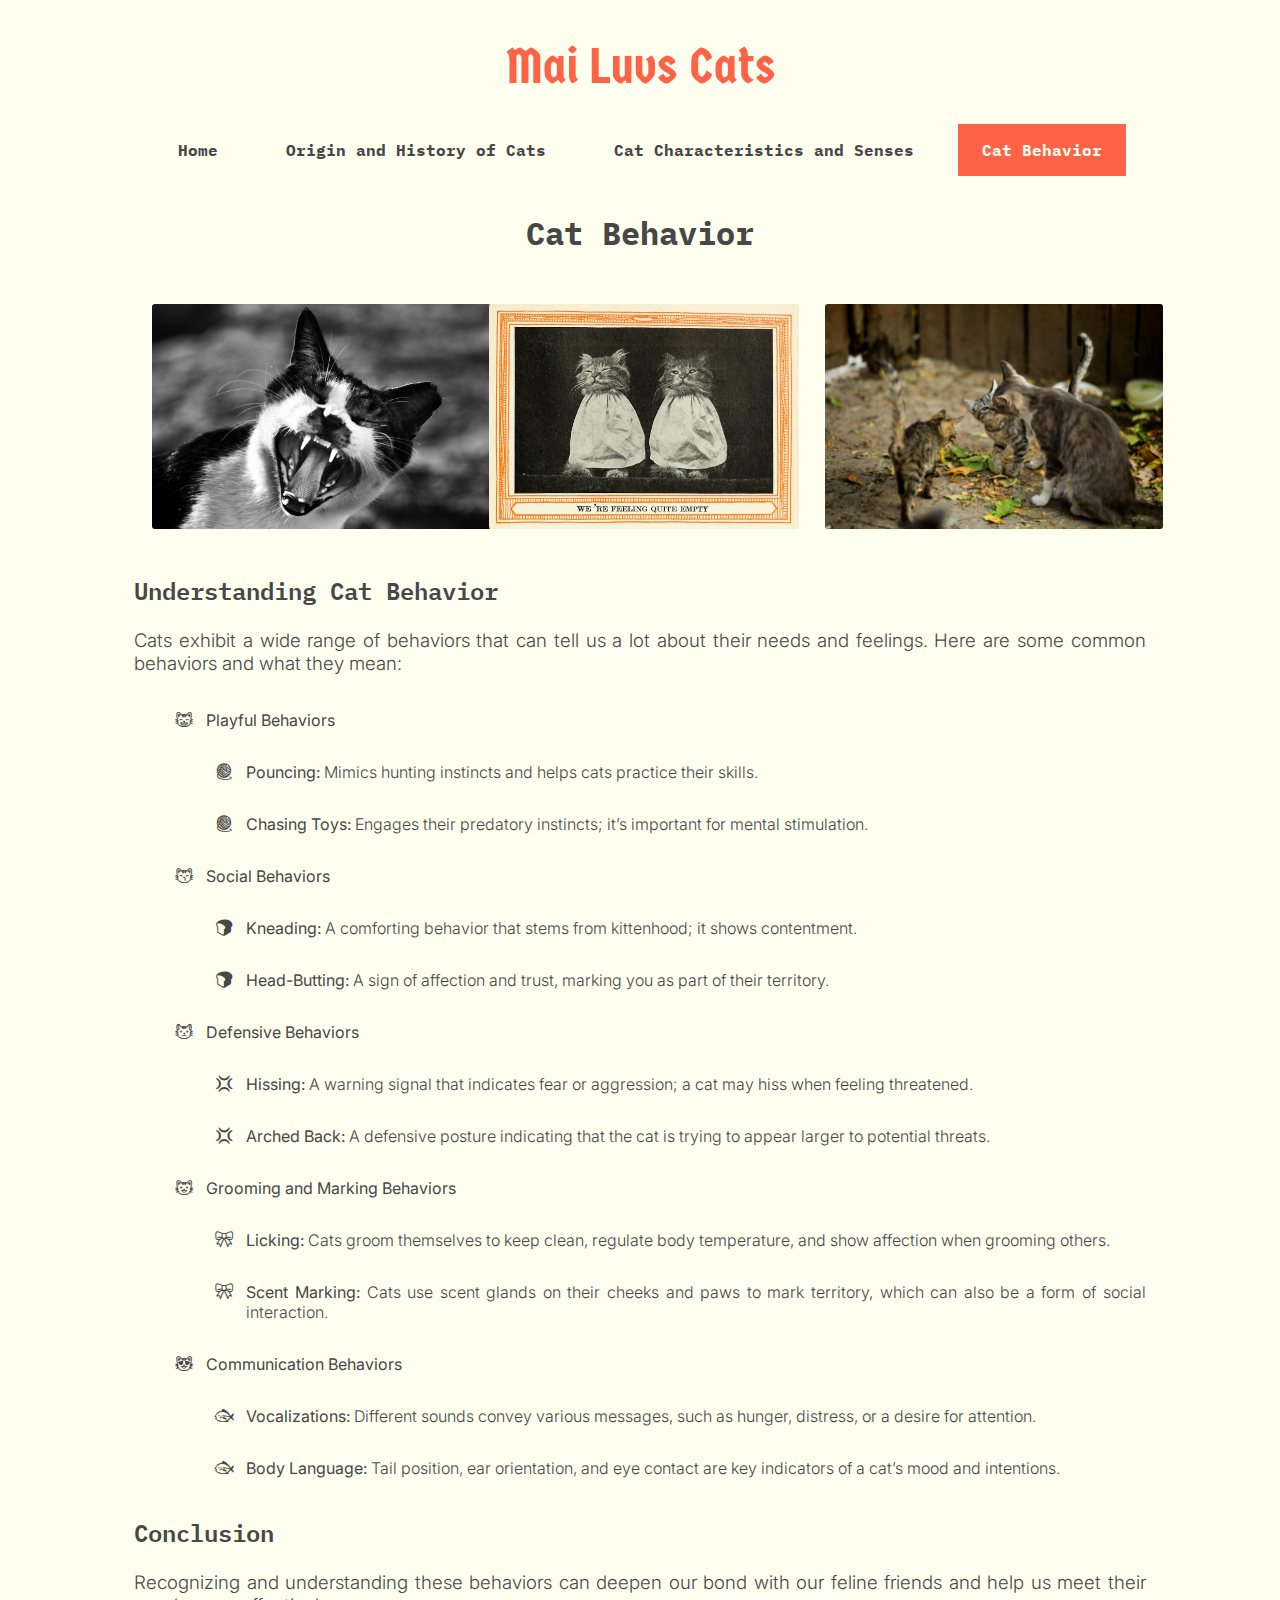
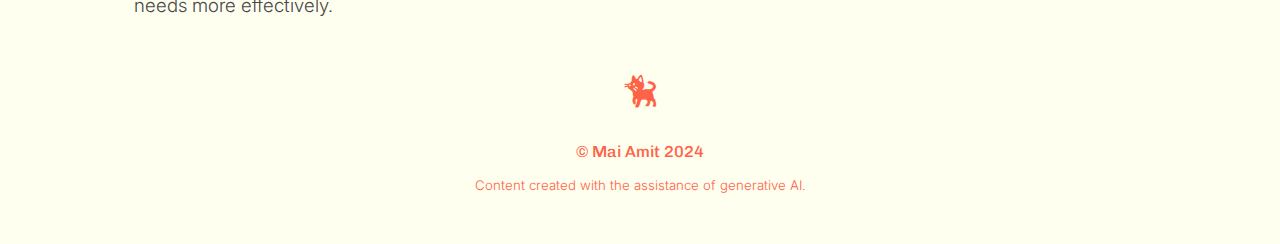
<file: behavior.html>
<!DOCTYPE html>
<html lang="en">

<head>
    <meta charset="UTF-8">
    <meta name="viewport" content="width=device-width, initial-scale=1.0">
    
    <!-- Page Name -->
    <title>Behavior</title>

    <link rel="stylesheet" href="style.css">
    <link rel="preconnect" href="https://fonts.googleapis.com">
    <link rel="preconnect" href="https://fonts.gstatic.com" crossorigin>
    <link href="https://fonts.googleapis.com/css2?family=Chivo:ital,wght@0,100..900;1,100..900&family=Germania+One&family=IBM+Plex+Mono:ital,wght@0,100;0,200;0,300;0,400;0,500;0,600;0,700;1,100;1,200;1,300;1,400;1,500;1,600;1,700&family=Inter:ital,opsz,wght@0,14..32,100..900;1,14..32,100..900&family=Noto+Emoji:wght@300..700&display=swap" rel="stylesheet">
</head>

<body>

  <!-- Header -->
  <header>
    <!-- Logo -->
    <h1 id="logo"><a href="index.html">Mai Luvs Cats</a></h1>

    <!-- Navigation Bar -->
    <nav id="navbar">
        <a href="index.html">Home</a>
        <a href="origin.html">Origin and History of Cats</a>
        <a href="characteristics.html">Cat Characteristics and Senses</a>
        <a href="behavior.html" class="active">Cat Behavior</a>
    </nav>
  </header>

  <!-- Page Contents -->
  <main>
    <!-- Page Title -->
    <h1>Cat Behavior</h1>

    <!-- Image Table -->
    <table>
      <tr>
        <td><img src="pexels-frans-van-heerden-201846-693785.jpg" class="tableimg2" alt="Black and white image of a cat opening their mouth wide, seeming angry"></td>
        <td><img src="37989307465_c72374b692_b.jpg" class="tableimg2" alt="Two kittens in costume with the caption, 'We're feeling quite empty'"></td>
        <td><img src="pexels-kowalievska-1416787.jpg" class="tableimg2" alt="Two kittens and cat interact outdoors"></td>
      </tr>
    </table>

    <!-- Written Content -->
    <h2>Understanding Cat Behavior</h2>
    <h3>Cats exhibit a wide range of behaviors that can tell us a lot about their needs and feelings. Here are some common behaviors and what they mean:</h3>
    <ul>
      <li id="playful"><b>Playful Behaviors</b></li>
        <ul>
          <li class="playful"><b>Pouncing:</b> Mimics hunting instincts and helps cats practice their skills.</li>
          <li class="playful"><b>Chasing Toys:</b> Engages their predatory instincts; it’s important for mental stimulation.</li>
        </ul>
      <li id="social"><b>Social Behaviors</b></li>
        <ul>
          <li class="social"><b>Kneading:</b> A comforting behavior that stems from kittenhood; it shows contentment.</li>
          <li class="social"><b>Head-Butting:</b> A sign of affection and trust, marking you as part of their territory.</li>
        </ul>
      <li id="defen"><b>Defensive Behaviors</b></li>
        <ul>
          <li class="defen"><b>Hissing:</b> A warning signal that indicates fear or aggression; a cat may hiss when feeling threatened.</li>
          <li class="defen"><b>Arched Back:</b> A defensive posture indicating that the cat is trying to appear larger to potential threats.</li>
        </ul>
      <li id="groom"><b>Grooming and Marking Behaviors</b></li>
        <ul>
          <li class="groom"><b>Licking:</b> Cats groom themselves to keep clean, regulate body temperature, and show affection when grooming others.</li>
          <li class="groom"><b>Scent Marking:</b> Cats use scent glands on their cheeks and paws to mark territory, which can also be a form of social interaction.</li>
        </ul>
      <li id="comm"><b>Communication Behaviors</b></li>
        <ul>
          <li class="comm"><b>Vocalizations:</b> Different sounds convey various messages, such as hunger, distress, or a desire for attention.</li>
          <li class="comm"><b>Body Language:</b> Tail position, ear orientation, and eye contact are key indicators of a cat’s mood and intentions.</li>
        </ul>
    </ul>
    <h2>Conclusion</h2>
    <h3>Recognizing and understanding these behaviors can deepen our bond with our feline friends and help us meet their needs more effectively.</h3>
  </main>

  <!-- Footer -->
  <footer>
    <h1>🐈‍⬛</h1>
    <h4>© Mai Amit 2024</h4>
    <h5>Content created with the assistance of generative AI.</h5>
  </footer>

</body>

</html>
</file>
<file: style.css>
/* || Base Styles*/
body {
    background-color: ivory;
    color: #474747;
}



/* || Typography */
h1 {
    font-family: "IBM Plex Mono", serif;
    font-weight: 700;
    text-align: center;
    margin: 0 auto;
    padding: 0.5em 0;
}
h2 {
    font-family: "IBM Plex Mono", serif;
    font-weight: 600;
    text-align: justify;
}
h3 {
    font-family: "Inter", serif;
    font-weight: 300;
    text-align: justify;
}
p, ol, ul {
    font-family: "Inter", serif;
    font-weight: 300;
    text-align: justify;
}



/* || List  Styles */
/* Ordered List */
ol li {
    padding: 1em 0;
}
ol li::marker {
    font-weight: bold;
}

/* Unordered List */
ul {
    list-style-type: none;
}
ul li {
    position: relative;
    padding: 1em 0;
    padding-left: 2em;
}
ul li::before {
    content:"🐱";
    font-family: "Noto Emoji", serif;
    font-weight: 700;
    position:absolute;
    left: 0;
}

/* Nested List */
#playful::before {
    content:"😸";
    font-family: "Noto Emoji", serif;
    font-weight: 700;
    position:absolute;
    left: 0;
}
.playful::before {
    content:"🧶";
    font-family: "Noto Emoji", serif;
    font-weight: 700;
    position:absolute;
    left: 0;
}
#social::before {
    content:"😽";
    font-family: "Noto Emoji", serif;
    font-weight: 700;
    position:absolute;
    left: 0;
}
.social::before {
    content:"🍞";
    font-family: "Noto Emoji", serif;
    font-weight: 700;
    position:absolute;
    left: 0;
}
#defen::before {
    content:"😾";
    font-family: "Noto Emoji", serif;
    font-weight: 700;
    position:absolute;
    left: 0;
}
.defen::before {
    content:"💢";
    font-family: "Noto Emoji", serif;
    font-weight: 700;
    position:absolute;
    left: 0;
}
#groom::before {
    content:"😺";
    font-family: "Noto Emoji", serif;
    font-weight: 700;
    position:absolute;
    left: 0;
}
.groom::before {
    content:"🎀";
    font-family: "Noto Emoji", serif;
    font-weight: 700;
    position:absolute;
    left: 0;
}
#comm::before {
    content:"😻";
    font-family: "Noto Emoji", serif;
    font-weight: 700;
    position:absolute;
    left: 0;
}
.comm::before {
    content:"🐟";
    font-family: "Noto Emoji", serif;
    font-weight: 700;
    position:absolute;
    left: 0;
}



/* || Table Styles */
table {
    width: 100%;
    table-layout: fixed;
    margin: 1em auto;
}
table td {
    width: 33.33%;
    padding: 1em;
    text-align: center;
}
 /* Table Images */
.tableimg {
    width: 300px;
    height: auto;
    border-radius: 3px;
}
.tableimg2 {
    width: auto;
    height: 225px;
    border-radius: 3px;
}



/* || Header */
/* Logo */
#logo {
    display: flex;
    justify-content: center;
}
#logo a {
    display: block;
    padding: 0.25em;
    color:tomato;
    font-family: "Germania One", system-ui;
    font-weight: 400;
    font-size: 50px;
    text-decoration: none;
    white-space: nowrap;
}

/* Navbar */
#navbar {
    width: 80%;
    margin: 0 auto;
    background-color: ivory;
    display: flex;
    justify-content: space-evenly;
}
#navbar a {
    display: block;
    color: #474747;
    text-align: center;
    padding: 1em 1.5em;
    font-family: "IBM Plex Mono", serif;
    font-weight: 700;
    text-decoration: none;
    white-space: nowrap;
}
#navbar a:hover {
    background-color: ivory;
    color: tomato;
}
#navbar a.active {
    background-color: tomato;
    color: ivory;
}



/* || Page Contents */
main {
    width: 80%;
    margin: 0 auto;
    padding: 20px 0px;
}

/* ASCII Cat */
#ascii-cat {
    display: flex;
    justify-content: center;
    font-family: "Chivo", serif;
    font-weight: 900;
    width: 80%;
    margin: 0 auto;
}

/* Welcome Blurb */
#welcome h2 {
    text-align: center;
    width: 80%;
    margin: 0 auto;
    padding: 0.5em 0;
}
#welcome h3 {
    text-align: center;
    width: 80%;
    margin: 0 auto;
    padding: 0.5em 0;
}

/* Site Navigation Table */
.column1 h2 {
    text-align: center;
}
.column1 a {
    color: ivory;
    background-color: tomato;
    padding: 1em 1.5em;
    display: inline-block;
    text-decoration: none;
} 
.column1 a:hover {
    background-color: #474747;
}
table td h3 {
    text-align: center;
}

/* Navigation Button */
#navbutton {
    width:fit-content;
    margin: 0 auto;
    padding: 20px 0;
}
#navbutton a {       
    display: block;
    color: ivory;
    background-color: tomato;
    text-align: center;
    padding: 14px 20px;
    font-family: "IBM Plex Mono", serif;
    font-weight: 700;
    font-style: normal;
    text-decoration: none;
    white-space: nowrap;
}
#navbutton a:hover {
    background-color: #474747;
}

/* || Footer */
footer {
    padding-bottom: 30px;
}
footer h1 {
    text-align: center;
    font-family: "Noto Emoji", serif;
    font-weight: 700;
    color:tomato;
    width: 80%;
}
footer h4 {
    text-align: center;
    font-family: "Chivo", serif;
    font-weight: 500;
    color:tomato;
    width: 80%;
    margin: 1em auto;
}
footer h5 {
    text-align: center;
    font-family: "Inter", serif;
    font-weight: 300;
    color:tomato;
    width: 80%;
    margin: 1em auto;
}
</file>
